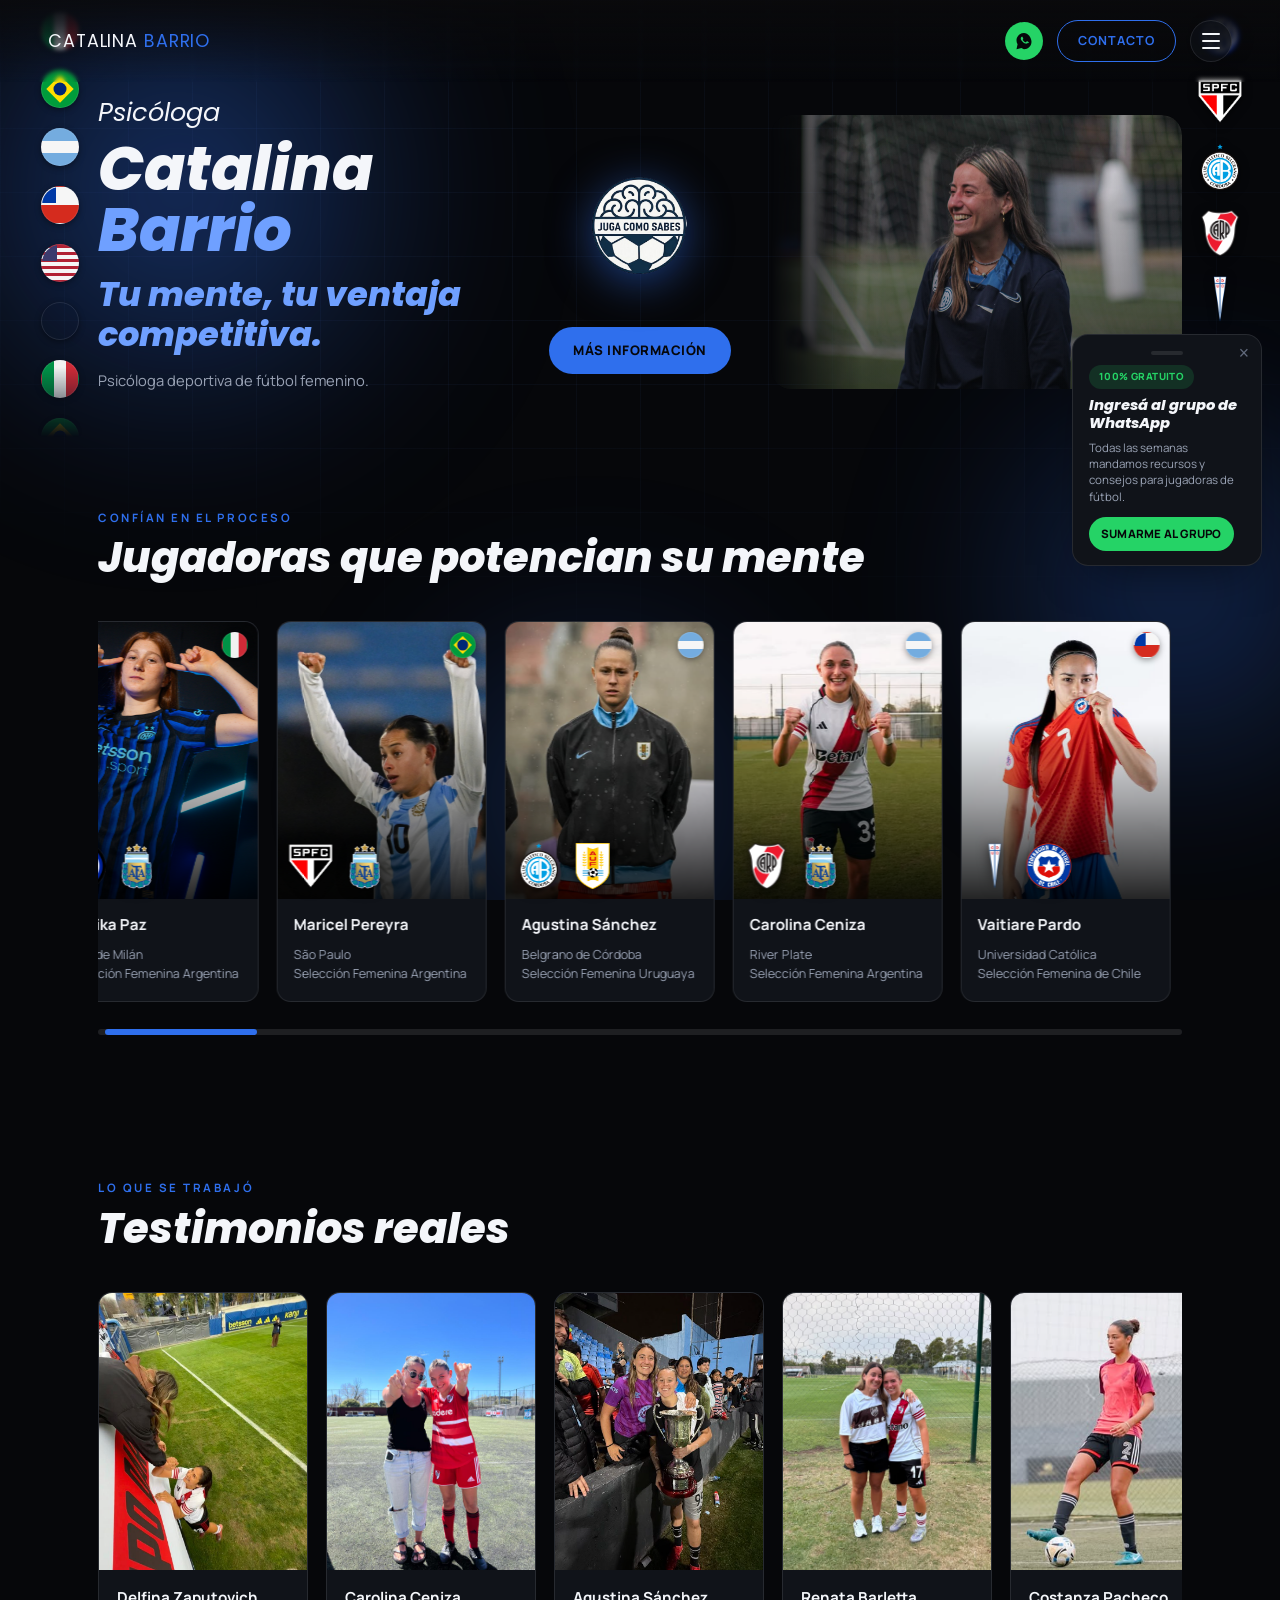
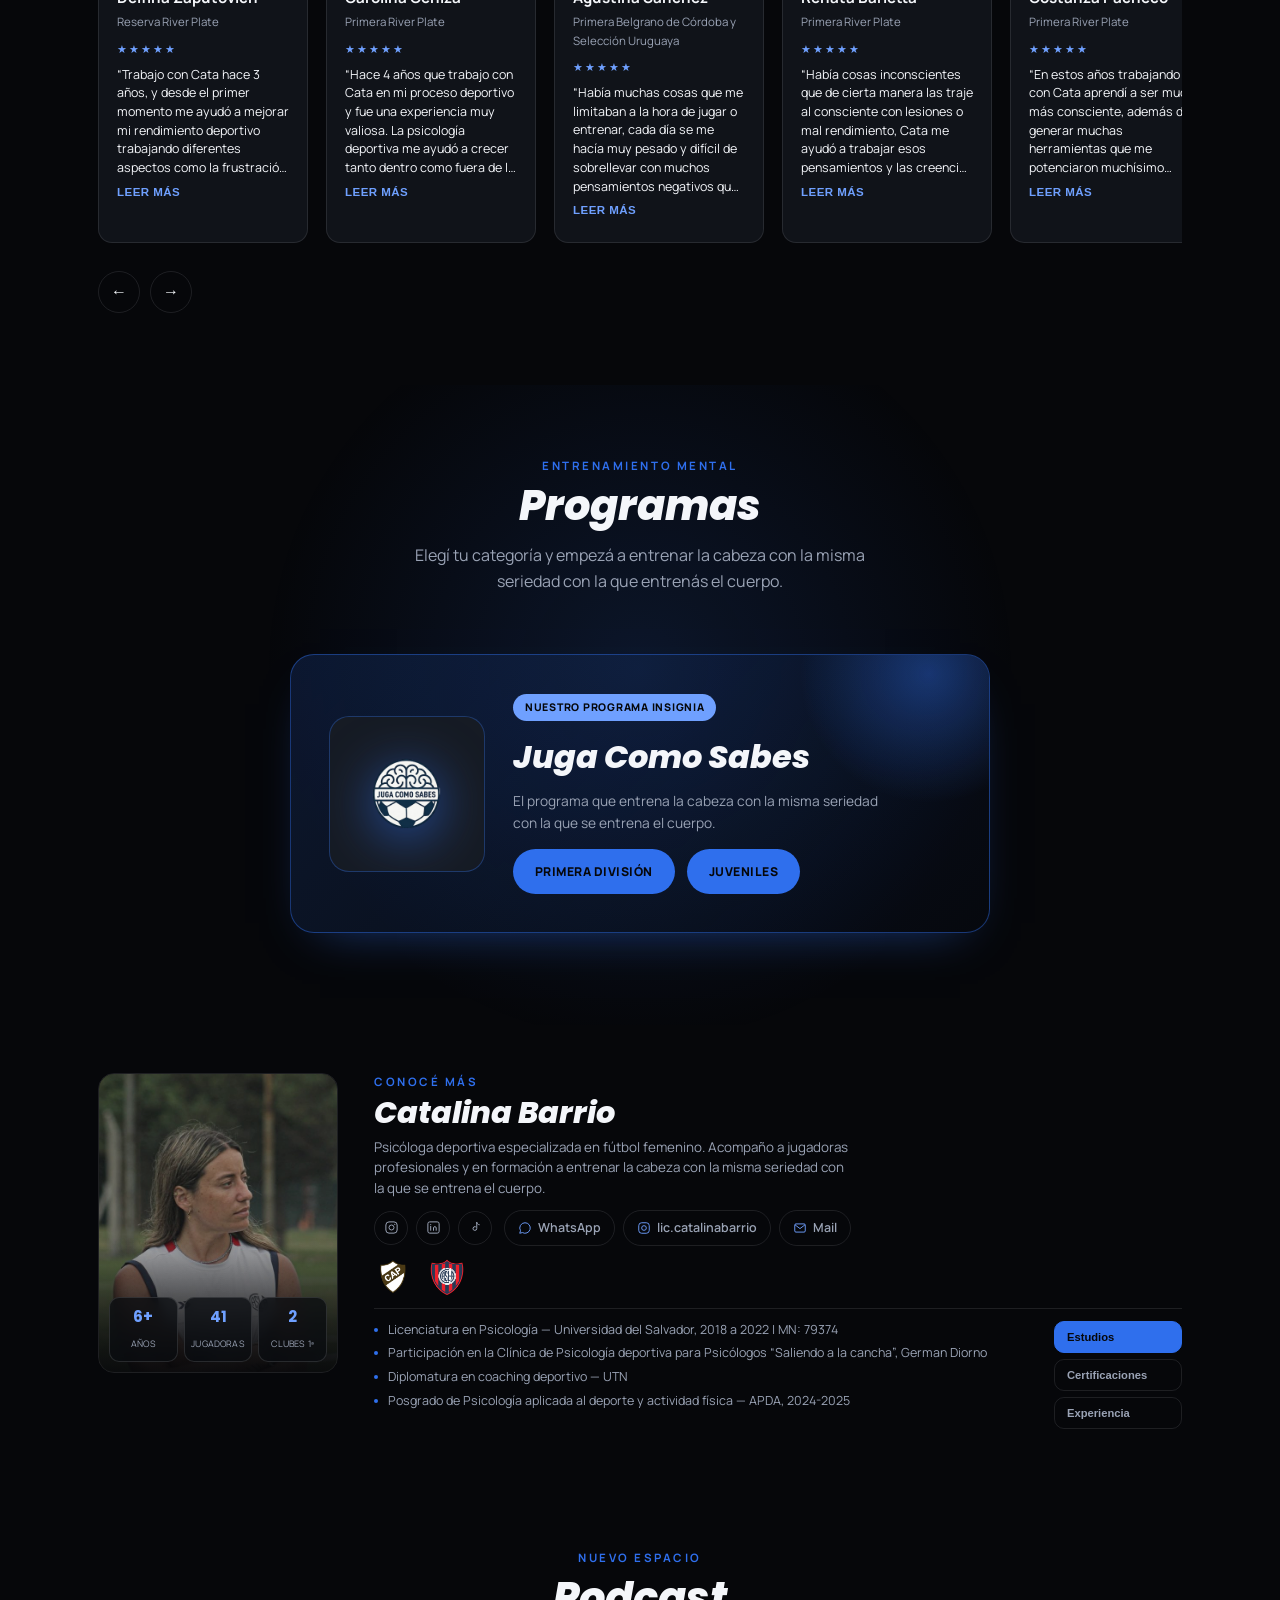
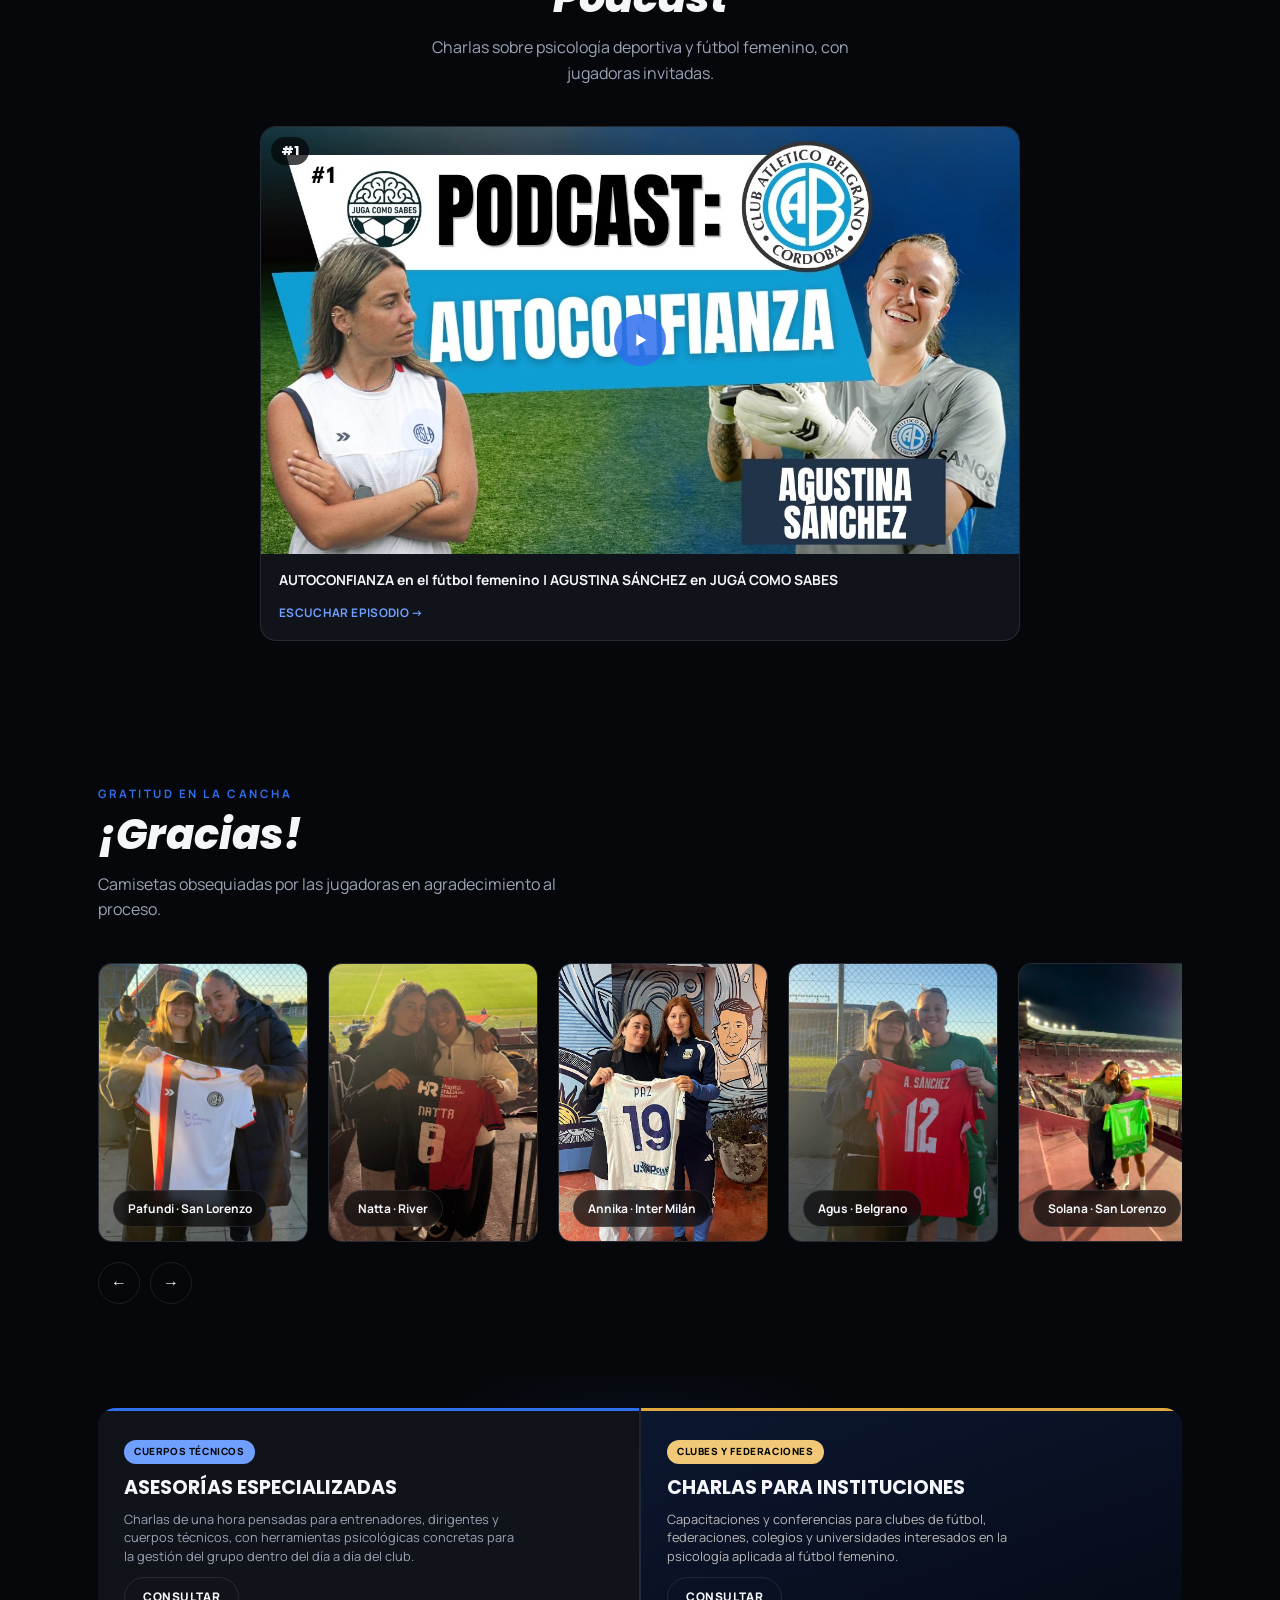
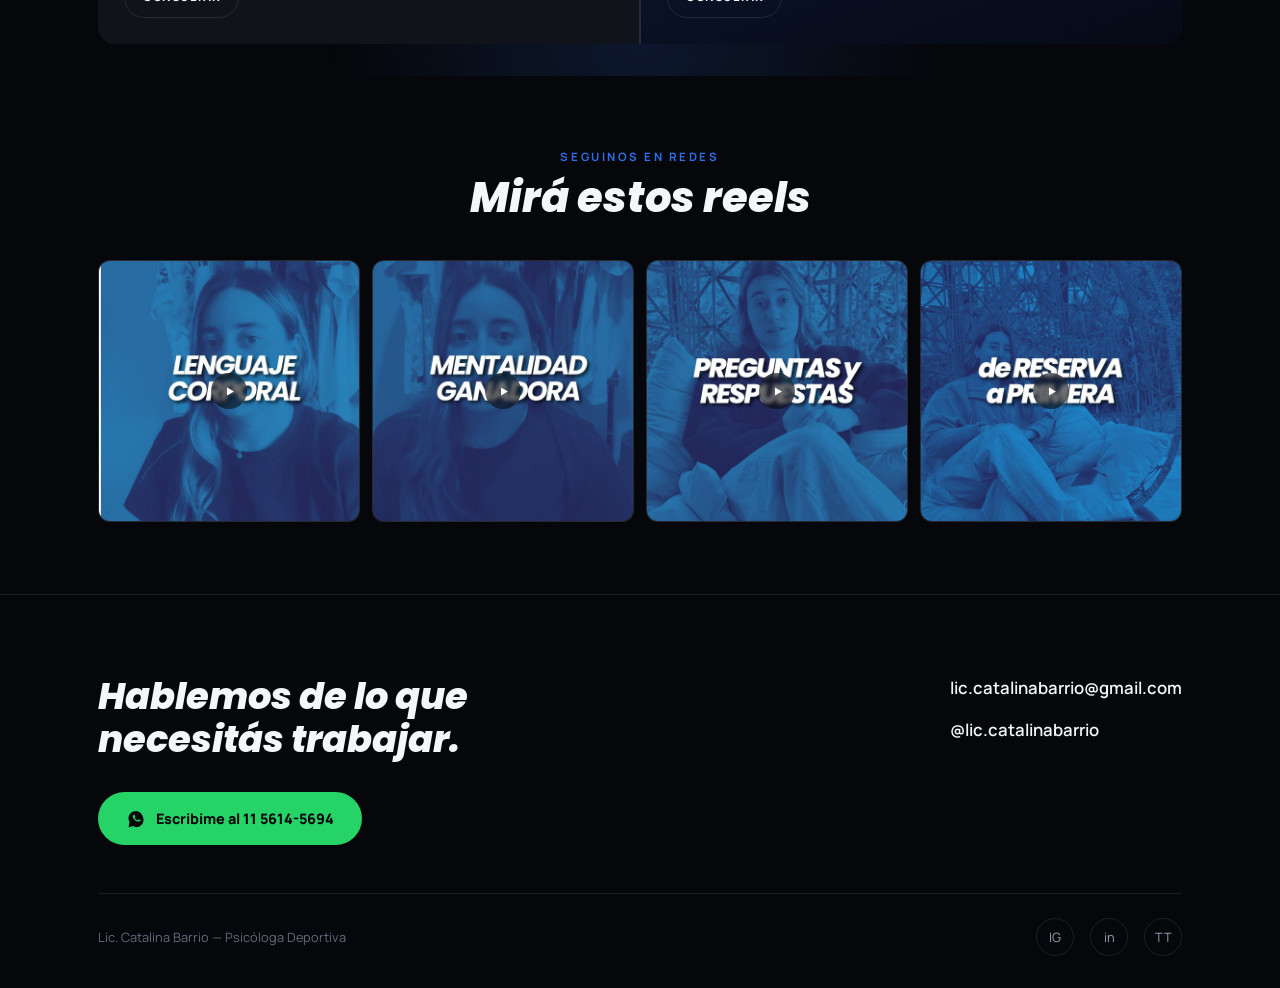
<file: index.html>
<!DOCTYPE html>
<html lang="es">
<head>
<meta charset="UTF-8">
<meta name="viewport" content="width=device-width, initial-scale=1.0">
<title>Lic. Catalina Barrio — Psicóloga Deportiva de Fútbol Femenino</title>
<meta name="description" content="Psicóloga deportiva especializada en fútbol femenino. Acompañamiento a jugadoras, cuerpos técnicos e instituciones.">
<link rel="stylesheet" href="style.css">
</head>
<body>

<div class="bg-fx">
  <div class="bg-fx__grid"></div>
  <div class="bg-fx__orb bg-fx__orb--1"></div>
  <div class="bg-fx__orb bg-fx__orb--2"></div>
  <div class="bg-fx__orb bg-fx__orb--3"></div>
</div>


<nav class="nav">
  <div class="nav__mark">Catalina <span>Barrio</span></div>
  <div class="nav__right">
    <a href="https://wa.me/541156145694" target="_blank" rel="noopener" class="nav__whatsapp" aria-label="WhatsApp">
      <svg viewBox="0 0 32 32" xmlns="http://www.w3.org/2000/svg" aria-hidden="true">
        <path fill="#06070a" d="M16 3C9.4 3 4 8.4 4 15c0 2.2.6 4.3 1.7 6.2L4 29l8-1.7C13.7 28.4 14.8 29 16 29c6.6 0 12-5.4 12-12S22.6 3 16 3zm6.4 15.7c-.3.7-1.5 1.3-2.1 1.4-.5.1-1.1.2-1.8-.1-.4-.1-.9-.3-1.6-.6-2.8-1.2-4.7-4.1-4.9-4.3-.1-.2-1.2-1.6-1.2-3s.7-2.1 1-2.4c.3-.3.6-.4.8-.4h.6c.2 0 .5-.1.7.5.2.6.8 2.1.9 2.3.1.1.2.3 0 .5-.1.1-.2.4-.3.5-.1.1-.3.4-.4.5-.1.1-.3.3-.1.6.2.3.8 1.4 1.8 2.3 1.2 1.1 2.3 1.4 2.6 1.6.3.1.5.1.7-.1.2-.2.8-1 1-1.3.2-.4.4-.3.7-.2.3.1 1.9.9 2.2 1.1.3.1.5.2.6.4.1.2.1.7-.2 1.4z"/>
      </svg>
    </a>
    <a href="#contacto" class="nav__cta">Contacto</a>
    <button class="nav__burger" id="menu-toggle" aria-label="Abrir menú" aria-expanded="false">
      <span></span><span></span><span></span>
    </button>
  </div>
</nav>

<div class="hero__mobile-strip" id="hero-mobile-strip"></div>

<div class="menu-overlay" id="menu-overlay">
  <ul class="menu-overlay__list">
    <li><a href="#jugadoras" class="menu-link">Jugadoras</a></li>
    <li><a href="#testimonios" class="menu-link">Testimonios</a></li>
    <li><a href="#programas" class="menu-link">Programas</a></li>
    <li><a href="#sobre-mi" class="menu-link">Sobre mí</a></li>
    <li><a href="#podcast" class="menu-link">Podcast</a></li>
    <li><a href="#camisetas" class="menu-link">Gratitud en la cancha</a></li>
    <li><a href="#asesorias" class="menu-link">Asesorías y charlas</a></li>
    <li><a href="#reels" class="menu-link">Redes</a></li>
    <li><a href="#contacto" class="menu-link">Contacto</a></li>
  </ul>
</div>

<!-- 1. HERO -->
<header class="hero">
  <div class="hero__shield" id="hero-shield"></div>
  <div class="hero__side-col hero__side-col--left" id="hero-flags"></div>
  <div class="hero__side-col hero__side-col--right" id="hero-shields"></div>
  <div class="container hero__grid">
    <div class="hero__content">
      <p class="hero__eyebrow">Psicóloga</p>
      <h1 class="hero__title">Catalina <span class="accent">Barrio</span></h1>
      <p class="hero__tagline">Tu mente, tu ventaja competitiva.</p>
      <p class="hero__sub">Psicóloga deportiva de fútbol femenino.</p>
    </div>
    <div class="hero__jcs-seal">
      <img src="jugacomosabes.png" alt="Juga Como Sabes" class="hero__jcs-seal-img">
      <a href="#programas" class="hero__jcs-seal-btn">Más información</a>
    </div>
    <div class="hero__photo">
      <div class="hero__photo-frame">
        <img src="hero-cata-nueva.png" alt="Lic. Catalina Barrio">
      </div>
    </div>
  </div>
</header>

<!-- 2. CARRUSEL DE JUGADORAS -->
<section id="jugadoras">
  <div class="container">
    <div class="section-head reveal">
      <p class="eyebrow">Confían en el proceso</p>
      <h2 class="section-title">Jugadoras que potencian su mente</h2>
    </div>
    <div class="carousel-wrap reveal">
      <div class="carousel" id="carousel-jugadoras"></div>
      <div class="carousel-scrollbar" id="jugadoras-scrollbar">
        <div class="carousel-scrollbar__thumb" id="jugadoras-scrollbar-thumb"></div>
      </div>
    </div>
  </div>
</section>

<!-- WIDGET FLOTANTE: GRUPO DE WHATSAPP -->
<div class="wa-float" id="wa-float">
  <div class="wa-float__handle" id="wa-float-handle" aria-hidden="true"></div>
  <button class="wa-float__close" id="wa-float-close" aria-label="Cerrar">&times;</button>
  <a href="https://chat.whatsapp.com/FOeyBlNFhDw6Vjvd32xjdu" target="_blank" rel="noopener" class="wa-float__link">
    <span class="wa-float__badge">100% gratuito</span>
    <span class="wa-float__title">Ingresá al grupo de WhatsApp</span>
    <span class="wa-float__text">Todas las semanas mandamos recursos y consejos para jugadoras de fútbol.</span>
    <span class="wa-float__cta">Sumarme al grupo</span>
  </a>
</div>

<!-- 3. TESTIMONIOS -->
<section id="testimonios">
  <div class="container">
    <div class="section-head reveal">
      <p class="eyebrow">Lo que se trabajó</p>
      <h2 class="section-title">Testimonios reales</h2>
    </div>
    <div class="carousel-wrap reveal">
      <div class="testimonios-track" id="grid-testimonios"></div>
      <div class="carousel-nav">
        <button id="prev-testimonio" aria-label="Anterior">&#8592;</button>
        <button id="next-testimonio" aria-label="Siguiente">&#8594;</button>
      </div>
    </div>
  </div>
</section>

<!-- PROGRAMAS -->
<section id="programas">
  <div class="container">
    <div class="section-head reveal" style="text-align:center">
      <p class="eyebrow" style="display:block">Entrenamiento mental</p>
      <h2 class="section-title">Programas</h2>
      <p class="lede" style="margin:14px auto 0">Elegí tu categoría y empezá a entrenar la cabeza con la misma seriedad con la que entrenás el cuerpo.</p>
    </div>
    <div class="programas-spotlight reveal">
      <div id="row-programas"></div>
    </div>
  </div>
</section>

<!-- 4. SOBRE MÍ -->
<section id="sobre-mi">
  <div class="container">
    <div class="sobre-mi reveal">

      <div class="sm-photo">
        <img src="cataquiensoyy.webp.jpg" alt="Lic. Catalina Barrio">
        <div class="sm-photo__badges">
          <div class="sm-photo__badge"><b>6+</b><span>Años</span></div>
          <div class="sm-photo__badge"><b>41</b><span>Jugadoras</span></div>
          <div class="sm-photo__badge"><b>2</b><span>Clubes 1ª</span></div>
        </div>
      </div>

      <div class="sm-info">
        <p class="eyebrow">Conocé más</p>
        <h2 class="sm-info__title">Catalina Barrio</h2>
        <p class="sm-info__bio">Psicóloga deportiva especializada en fútbol femenino. Acompaño a jugadoras profesionales y en formación a entrenar la cabeza con la misma seriedad con la que se entrena el cuerpo.</p>

        <div class="sm-contact-combined">
          <div class="sm-social-row" id="sm-social"></div>
          <div class="sm-contact-row" id="sm-contacto"></div>
        </div>
        <div class="row-clubes-grandes" id="row-clubes-grandes"></div>

        <div class="sm-creds">
          <div class="sm-creds__panels">
            <div class="sm-panel active" id="panel-estudios">
              <ul class="sm-lista" id="sm-estudios"></ul>
            </div>
            <div class="sm-panel" id="panel-certificaciones">
              <ul class="sm-lista" id="sm-certificaciones"></ul>
            </div>
            <div class="sm-panel" id="panel-experiencia">
              <ul class="sm-lista" id="sm-experiencia"></ul>
            </div>
          </div>
          <div class="sm-tabs" id="sm-tabs">
            <button class="sm-tab active" data-tab="estudios">Estudios</button>
            <button class="sm-tab" data-tab="certificaciones">Certificaciones</button>
            <button class="sm-tab" data-tab="experiencia">Experiencia</button>
          </div>
        </div>
      </div>

    </div>
  </div>
</section>

<!-- PODCAST -->
<section id="podcast">
  <div class="container">
    <div class="section-head reveal" style="text-align:center">
      <p class="eyebrow" style="display:block">Nuevo espacio</p>
      <h2 class="section-title">Podcast</h2>
      <p class="lede" style="margin:14px auto 0">Charlas sobre psicología deportiva y fútbol femenino, con jugadoras invitadas.</p>
    </div>
    <div class="podcast-grid" id="podcast-grid"></div>
  </div>
</section>

<!-- 5. GALERÍA DE CAMISETAS -->
<section id="camisetas">
  <div class="container">
    <div class="section-head reveal">
      <p class="eyebrow">Gratitud en la cancha</p>
      <h2 class="section-title">¡Gracias!</h2>
      <p class="lede">Camisetas obsequiadas por las jugadoras en agradecimiento al proceso.</p>
    </div>
    <div class="carousel-wrap reveal">
      <div class="camisetas-track" id="track-camisetas"></div>
      <div class="carousel-nav">
        <button id="prev-camiseta" aria-label="Anterior">&#8592;</button>
        <button id="next-camiseta" aria-label="Siguiente">&#8594;</button>
      </div>
    </div>
  </div>
</section>

<!-- 6. PROGRAMAS -->
<!-- 7 y 8. ASESORÍAS + INSTITUCIONES -->
<section id="asesorias">
  <div class="container">
    <div class="panel-dual reveal">
      <div class="panel">
        <span class="tag-inline">Cuerpos técnicos</span>
        <h3>Asesorías especializadas</h3>
        <p>Charlas de una hora pensadas para entrenadores, dirigentes y cuerpos técnicos, con herramientas psicológicas concretas para la gestión del grupo dentro del día a día del club.</p>
        <a href="#contacto" class="btn btn--ghost">Consultar</a>
      </div>
      <div class="panel panel--navy">
        <span class="tag-inline">Clubes y federaciones</span>
        <h3>Charlas para instituciones</h3>
        <p>Capacitaciones y conferencias para clubes de fútbol, federaciones, colegios y universidades interesados en la psicología aplicada al fútbol femenino.</p>
        <a href="#contacto" class="btn btn--ghost">Consultar</a>
      </div>
    </div>
  </div>
</section>

<!-- SEGUINOS EN REDES -->
<section id="reels">
  <div class="container">
    <div class="section-head reveal" style="text-align:center">
      <p class="eyebrow" style="display:block">Seguinos en redes</p>
      <h2 class="section-title">Mirá estos reels</h2>
    </div>
    <div class="reels-grid" id="reels-grid"></div>
  </div>
</section>

<!-- 9. FOOTER / CONTACTO -->
<footer class="footer" id="contacto">
  <div class="container">
    <div class="footer__top">
      <h2 class="footer__title">Hablemos de lo que necesitás trabajar.</h2>
      <div class="footer__channels" id="footer-channels"></div>
    </div>
    <a href="https://wa.me/541156145694" target="_blank" rel="noopener" class="whatsapp-btn">
      <svg class="whatsapp-btn__icon" viewBox="0 0 32 32" xmlns="http://www.w3.org/2000/svg" aria-hidden="true">
        <path fill="#06070a" d="M16 3C9.4 3 4 8.4 4 15c0 2.2.6 4.3 1.7 6.2L4 29l8-1.7C13.7 28.4 14.8 29 16 29c6.6 0 12-5.4 12-12S22.6 3 16 3zm6.4 15.7c-.3.7-1.5 1.3-2.1 1.4-.5.1-1.1.2-1.8-.1-.4-.1-.9-.3-1.6-.6-2.8-1.2-4.7-4.1-4.9-4.3-.1-.2-1.2-1.6-1.2-3s.7-2.1 1-2.4c.3-.3.6-.4.8-.4h.6c.2 0 .5-.1.7.5.2.6.8 2.1.9 2.3.1.1.2.3 0 .5-.1.1-.2.4-.3.5-.1.1-.3.4-.4.5-.1.1-.3.3-.1.6.2.3.8 1.4 1.8 2.3 1.2 1.1 2.3 1.4 2.6 1.6.3.1.5.1.7-.1.2-.2.8-1 1-1.3.2-.4.4-.3.7-.2.3.1 1.9.9 2.2 1.1.3.1.5.2.6.4.1.2.1.7-.2 1.4z"/>
      </svg>
      Escribime al 11 5614-5694
    </a>
    <div class="footer__bottom">
      <span>Lic. Catalina Barrio — Psicóloga Deportiva</span>
      <div class="footer__social">
        <a href="https://www.instagram.com/lic.catalinabarrio/" aria-label="Instagram" target="_blank" rel="noopener">IG</a>
        <a href="https://linkedin.com/in/catalina-barrio-539531183/?skipRedirect=true" aria-label="LinkedIn" target="_blank" rel="noopener">in</a>
        <a href="https://www.tiktok.com/@lic.catalinabarrio" aria-label="TikTok" target="_blank" rel="noopener">TT</a>
      </div>
    </div>
  </div>
</footer>

<script src="data.js"></script>
<script src="main.js"></script>
</body>
</html>
</file>
<file: style.css>
/* ============================================================
   Lic. Catalina Barrio — Psicóloga Deportiva
   ============================================================ */

@import url('https://fonts.googleapis.com/css2?family=Poppins:ital,wght@0,400;0,600;1,400;1,600;1,800&family=Manrope:wght@400;500;600;700;800&display=swap');

:root {
  --bg: #06070a;
  --bg-panel: #101319;
  --bg-panel-2: #161b24;
  --blue: #2f6fed;
  --blue-bright: #6fa0ff;
  --navy: #0c1730;
  --navy-bright: #16234a;
  --ink: #f4f6fa;
  --ink-dim: #9aa3b5;
  --ink-faint: #626b7d;
  --line: rgba(244, 246, 250, 0.1);

  --display: 'Poppins', sans-serif;
  --accent-font: 'Poppins', sans-serif;
  --body: 'Manrope', sans-serif;
}

* { margin: 0; padding: 0; box-sizing: border-box; }

html { scroll-behavior: smooth; }

body {
  background: var(--bg);
  color: var(--ink);
  font-family: var(--body);
  line-height: 1.6;
  overflow-x: hidden;
}

/* -------------------- Fondo animado -------------------- */
.bg-fx {
  position: fixed;
  inset: 0;
  z-index: 0;
  overflow: hidden;
  pointer-events: none;
}
.bg-fx__orb {
  position: absolute;
  border-radius: 50%;
  filter: blur(90px);
  opacity: 0.35;
  background: radial-gradient(circle, var(--blue) 0%, transparent 70%);
}
.bg-fx__orb--1 { width: 560px; height: 560px; top: -10%; left: -8%; animation: drift1 22s ease-in-out infinite; opacity: 0.5; }
.bg-fx__orb--2 { width: 460px; height: 460px; top: 40%; right: -10%; animation: drift2 26s ease-in-out infinite; opacity: 0.42; }
.bg-fx__orb--3 { width: 420px; height: 420px; bottom: -12%; left: 30%; animation: drift3 24s ease-in-out infinite; opacity: 0.36; }
.bg-fx__grid {
  position: absolute;
  inset: 0;
  background-image:
    linear-gradient(rgba(111,160,255,0.045) 1px, transparent 1px),
    linear-gradient(90deg, rgba(111,160,255,0.045) 1px, transparent 1px);
  background-size: 64px 64px;
  mask-image: radial-gradient(ellipse 80% 60% at 50% 20%, #000 40%, transparent 90%);
}
@keyframes drift1 {
  0%, 100% { transform: translate(0, 0) scale(1); }
  50% { transform: translate(60px, 80px) scale(1.15); }
}
@keyframes drift2 {
  0%, 100% { transform: translate(0, 0) scale(1); }
  50% { transform: translate(-70px, -40px) scale(1.1); }
}
@keyframes drift3 {
  0%, 100% { transform: translate(0, 0) scale(1); }
  50% { transform: translate(40px, -60px) scale(1.08); }
}
@media (prefers-reduced-motion: reduce) {
  .bg-fx__orb { animation: none; }
}

.container, .nav, .hero, section, .footer { position: relative; z-index: 1; }

img { max-width: 100%; display: block; }

.container {
  max-width: 1180px;
  margin: 0 auto;
  padding: 0 clamp(20px, 5vw, 48px);
}

.eyebrow {
  font-family: var(--body);
  font-weight: 700;
  font-size: 0.72rem;
  letter-spacing: 0.22em;
  text-transform: uppercase;
  color: var(--blue);
}

.section-title {
  font-family: var(--display);
  font-style: italic;
  font-weight: 800;
  font-size: clamp(1.7rem, 4vw, 2.6rem);
  letter-spacing: 0;
  line-height: 1.1;
  margin-top: 8px;
}

section { position: relative; padding: clamp(40px, 6vw, 72px) 0; }

/* -------------------- Reveal on scroll -------------------- */
.reveal {
  opacity: 0;
  transform: translateY(28px);
  transition: opacity 0.8s ease, transform 0.8s ease;
}
.reveal.in-view { opacity: 1; transform: translateY(0); }

@media (prefers-reduced-motion: reduce) {
  .reveal { opacity: 1; transform: none; transition: none; }
  html { scroll-behavior: auto; }
}

/* -------------------- Nav -------------------- */
.nav {
  position: fixed;
  top: 0; left: 0; right: 0;
  z-index: 100;
  display: flex;
  align-items: center;
  justify-content: space-between;
  padding: 20px clamp(20px, 5vw, 48px);
  background: linear-gradient(to bottom, rgba(10,10,12,0.85), transparent);
  backdrop-filter: blur(2px);
}
.nav__mark {
  font-family: var(--display);
  font-size: 1.1rem;
  letter-spacing: 0.05em;
  color: var(--ink);
  text-transform: uppercase;
}
.nav__mark span { color: var(--blue); }
.nav__cta {
  border: 1px solid var(--blue);
  color: var(--blue);
  font-size: 0.78rem;
  font-weight: 700;
  letter-spacing: 0.08em;
  text-transform: uppercase;
  padding: 10px 20px;
  border-radius: 999px;
  text-decoration: none;
  transition: background 0.25s ease, color 0.25s ease;
}
.nav__cta:hover { background: var(--blue); color: var(--bg); }

.nav__right { display: flex; align-items: center; gap: 14px; }

.nav__whatsapp {
  width: 38px; height: 38px;
  border-radius: 50%;
  background: #25d366;
  display: flex; align-items: center; justify-content: center;
  transition: transform 0.25s ease, box-shadow 0.25s ease;
}
.nav__whatsapp svg { width: 20px; height: 20px; }
.nav__whatsapp:hover {
  transform: translateY(-2px);
  box-shadow: 0 10px 22px -10px rgba(37,211,102,0.6);
}

.nav__burger {
  width: 42px; height: 42px;
  border-radius: 50%;
  border: 1px solid var(--line);
  background: rgba(16,19,25,0.6);
  backdrop-filter: blur(6px);
  display: flex; flex-direction: column; align-items: center; justify-content: center;
  gap: 5px;
  cursor: pointer;
  transition: border-color 0.25s ease;
}
.nav__burger:hover { border-color: var(--blue); }
.nav__burger span {
  display: block;
  width: 18px; height: 2px;
  background: var(--ink);
  border-radius: 2px;
  transition: transform 0.3s ease, opacity 0.3s ease;
}
.nav__burger[aria-expanded="true"] span:nth-child(1) { transform: translateY(7px) rotate(45deg); }
.nav__burger[aria-expanded="true"] span:nth-child(2) { opacity: 0; }
.nav__burger[aria-expanded="true"] span:nth-child(3) { transform: translateY(-7px) rotate(-45deg); }

.menu-overlay {
  position: fixed;
  top: 76px;
  right: clamp(16px, 4vw, 32px);
  left: auto;
  z-index: 200;
  background: var(--bg-panel);
  border: 1px solid var(--line);
  border-radius: 14px;
  box-shadow: 0 20px 50px -20px rgba(0,0,0,0.6);
  padding: 14px 18px;
  opacity: 0;
  transform: translateY(-8px);
  pointer-events: none;
  transition: opacity 0.25s ease, transform 0.25s ease;
}
.menu-overlay.open { opacity: 1; transform: translateY(0); pointer-events: auto; }
.menu-overlay__list {
  list-style: none;
  text-align: left;
  display: flex;
  flex-direction: column;
  gap: 4px;
}
.menu-link {
  display: block;
  font-family: var(--body);
  font-weight: 600;
  font-size: 0.82rem;
  color: var(--ink-dim);
  text-decoration: none;
  padding: 6px 4px;
  transition: color 0.2s ease;
  opacity: 1;
}
.menu-link:hover { color: var(--blue-bright); opacity: 1; }

/* -------------------- Hero -------------------- */
.hero {
  min-height: 0;
  display: flex;
  align-items: center;
  position: relative;
  padding: clamp(72px, 9vw, 92px) 0 clamp(16px, 2vw, 24px);
  overflow: hidden;
}
.hero__shield {
  position: absolute;
  left: clamp(20px, 5vw, 48px);
  top: 90px;
  z-index: 2;
  width: 52px; height: 52px;
  border-radius: 50%;
  background: rgba(16,19,25,0.75);
  border: 1px solid var(--line);
  backdrop-filter: blur(6px);
  align-items: center; justify-content: center;
  overflow: hidden;
}
.hero__shield img { width: 100%; height: 100%; object-fit: contain; }

.hero__side-col {
  position: absolute;
  top: 0; bottom: 0;
  width: 76px;
  overflow: hidden;
  z-index: 1;
  pointer-events: none;
  -webkit-mask-image: linear-gradient(to bottom, transparent 0%, black 16%, black 84%, transparent 100%);
  mask-image: linear-gradient(to bottom, transparent 0%, black 16%, black 84%, transparent 100%);
}
.hero__side-col--left { left: clamp(6px, 2vw, 22px); }
.hero__side-col--right { right: clamp(6px, 2vw, 22px); }
.hero__side-track {
  display: flex;
  flex-direction: column;
  align-items: center;
  gap: 20px;
  padding: 12px 0;
  width: 100%;
}
.hero__side-col--left .hero__side-track { animation: heroScrollUp 24s linear infinite; }
.hero__side-col--right .hero__side-track { animation: heroScrollDown 28s linear infinite; }
@keyframes heroScrollUp { from { transform: translateY(0); } to { transform: translateY(-50%); } }
@keyframes heroScrollDown { from { transform: translateY(-50%); } to { transform: translateY(0); } }
@media (prefers-reduced-motion: reduce) {
  .hero__side-col--left .hero__side-track,
  .hero__side-col--right .hero__side-track { animation: none; }
}
.hero__flag-dot {
  width: 38px; height: 38px;
  border-radius: 50%;
  border: 1px solid var(--line);
  overflow: hidden;
  flex-shrink: 0;
  box-shadow: 0 2px 6px rgba(0,0,0,0.4);
  position: relative;
}
.hero__flag-dot.flag-it {
  background: linear-gradient(to right, #009246 0 33.3%, #f1f2f1 33.3% 66.6%, #ce2b37 66.6%);
}
.hero__flag-dot.flag-ar {
  background: linear-gradient(to bottom, #74acdf 0 33.3%, #f6f6f6 33.3% 66.6%, #74acdf 66.6%);
}
.hero__flag-dot.flag-br { background: #009c3b; }
.hero__flag-dot.flag-br::before {
  content: '';
  position: absolute; inset: 0;
  background: #ffdf00;
  clip-path: polygon(50% 12%, 88% 50%, 50% 88%, 12% 50%);
}
.hero__flag-dot.flag-br::after {
  content: '';
  position: absolute; top: 50%; left: 50%;
  width: 13px; height: 13px;
  transform: translate(-50%, -50%);
  border-radius: 50%;
  background: #002776;
}
.hero__flag-dot.flag-cl { background: linear-gradient(to bottom, #f6f6f6 0 50%, #d52b1e 50%); }
.hero__flag-dot.flag-cl::before {
  content: '';
  position: absolute; top: 0; left: 0;
  width: 14px; height: 16px;
  background: #0039a6;
}
.hero__flag-dot.flag-us {
  background: repeating-linear-gradient(to bottom, #b22234 0 3.5px, #f6f6f6 3.5px 7px);
}
.hero__flag-dot.flag-us::before {
  content: '';
  position: absolute; top: 0; left: 0;
  width: 15px; height: 16px;
  background: #3c3b6e;
}
.hero__shield-dot {
  width: 46px; height: 46px;
  display: flex; align-items: center; justify-content: center;
  flex-shrink: 0;
}
.hero__shield-dot img {
  width: 100%; height: 100%;
  object-fit: contain;
  filter: drop-shadow(0 2px 5px rgba(0,0,0,0.55));
}
@media (max-width: 640px) {
  .hero__side-col { display: none; }
}
.hero__mobile-strip {
  display: none;
}
.hero__mobile-track {
  position: relative;
  z-index: 1;
  display: flex;
  align-items: center;
  gap: 14px;
  width: max-content;
  animation: heroStripScroll 20s linear infinite;
}
.hero__mobile-track .hero__flag-dot {
  width: 26px; height: 26px;
}
.hero__mobile-track .hero__shield-dot {
  width: 32px; height: 32px;
}
@keyframes heroStripScroll {
  from { transform: translateX(0); }
  to { transform: translateX(-50%); }
}
@media (prefers-reduced-motion: reduce) {
  .hero__mobile-track { animation: none; }
}
@media (max-width: 640px) {
  .hero__mobile-strip {
    display: block;
    position: fixed;
    top: 74px;
    left: 0; right: 0;
    z-index: 90;
    padding: 8px 0;
    background: linear-gradient(to bottom, rgba(6,7,10,0.94), rgba(6,7,10,0.8));
    backdrop-filter: blur(3px);
  }
  .hero__mobile-mask {
    position: relative;
    z-index: 1;
    overflow: hidden;
    -webkit-mask-image: linear-gradient(to right, transparent 0%, black 8%, black 92%, transparent 100%);
    mask-image: linear-gradient(to right, transparent 0%, black 8%, black 92%, transparent 100%);
  }
  .hero {
    padding-top: calc(clamp(72px, 9vw, 92px) + 52px);
  }
}
.hero__grid {
  display: grid;
  grid-template-columns: 1fr auto 1fr;
  align-items: center;
  gap: clamp(16px, 3vw, 36px);
}
.hero__content { position: relative; z-index: 2; }
.hero__jcs-seal {
  display: flex;
  flex-direction: column;
  align-items: center;
  gap: 6px;
  z-index: 2;
}
.hero__jcs-seal-img {
  width: clamp(140px, 15vw, 190px);
  height: clamp(140px, 15vw, 190px);
  border-radius: 50%;
  object-fit: contain;
  filter: drop-shadow(0 8px 22px rgba(47,111,237,0.5));
  animation: jcsSealPulse 2.6s ease-in-out infinite;
}
.hero__jcs-seal-btn {
  display: inline-flex;
  align-items: center;
  justify-content: center;
  background: var(--blue);
  color: var(--bg);
  font-weight: 800;
  font-size: 0.82rem;
  letter-spacing: 0.04em;
  text-transform: uppercase;
  text-decoration: none;
  border-radius: 999px;
  padding: 13px 24px;
  white-space: nowrap;
  transition: transform 0.25s ease, box-shadow 0.25s ease;
}
.hero__jcs-seal-btn:hover {
  transform: translateY(-2px);
  box-shadow: 0 12px 26px -12px rgba(47,111,237,0.5);
}
@keyframes jcsSealPulse {
  0%, 100% { transform: scale(1); }
  50% { transform: scale(1.06); }
}
@media (prefers-reduced-motion: reduce) {
  .hero__jcs-seal-img { animation: none; }
}
@media (max-width: 860px) {
  .hero__jcs-seal { margin: 6px auto 18px; }
}
.hero__eyebrow {
  font-family: var(--accent-font);
  font-style: italic;
  font-size: clamp(1.15rem, 2.4vw, 1.6rem);
  color: var(--ink);
  font-weight: 400;
}
.hero__title {
  font-family: var(--display);
  font-style: italic;
  font-weight: 800;
  font-size: clamp(2.2rem, 5.6vw, 3.8rem);
  line-height: 1;
  color: var(--ink);
  margin: 6px 0 14px;
}
.hero__title .accent { color: var(--blue-bright); }
.hero__tagline {
  font-family: var(--display);
  font-style: italic;
  font-weight: 800;
  font-size: clamp(1.4rem, 3.2vw, 2.1rem);
  color: var(--blue-bright);
  line-height: 1.2;
  max-width: 520px;
  margin-bottom: 14px;
}
.hero__sub {
  max-width: 420px;
  color: var(--ink-dim);
  font-size: clamp(0.82rem, 1.15vw, 0.92rem);
  margin-bottom: 20px;
}
.hero__photo {
  position: relative;
  aspect-ratio: 3/2;
  max-height: 48vh;
  width: 100%;
  margin-left: auto;
}
.hero__photo-frame {
  width: 100%; height: 100%;
  border-radius: 20px;
  overflow: hidden;
  position: relative;
  mask-image: linear-gradient(to left, black 78%, transparent 100%);
  -webkit-mask-image: linear-gradient(to left, black 78%, transparent 100%);
}
.hero__photo-frame img {
  width: 100%; height: 100%;
  object-fit: cover;
  transform: scaleX(-1);
}
.hero__photo-frame::after {
  content: '';
  position: absolute; inset: 0;
  background: linear-gradient(180deg, rgba(6,7,10,0.05) 0%, rgba(6,7,10,0.55) 100%);
}
.hero__photo-cta {
  position: absolute;
  left: 50%; bottom: -18px;
  transform: translateX(-50%);
  white-space: nowrap;
  padding: 13px 22px;
  font-size: 0.72rem;
  z-index: 3;
}
.btn.hero__photo-cta:hover {
  transform: translateX(-50%);
  box-shadow: none;
}
.btn {
  display: inline-flex;
  align-items: center;
  gap: 10px;
  background: var(--blue);
  color: var(--bg);
  font-weight: 800;
  font-size: 0.85rem;
  letter-spacing: 0.05em;
  text-transform: uppercase;
  padding: 16px 30px;
  border-radius: 999px;
  text-decoration: none;
  border: none;
  cursor: pointer;
  transition: transform 0.25s ease, box-shadow 0.25s ease;
  box-shadow: 0 0 0 rgba(212,175,55,0);
}
.btn:hover { transform: translateY(-2px); box-shadow: 0 10px 30px -8px rgba(212,175,55,0.55); }
.btn--ghost {
  background: transparent;
  border: 1px solid var(--line);
  color: var(--ink);
}
.btn--ghost:hover { border-color: var(--blue); box-shadow: none; transform: none; color: var(--blue); }

/* -------------------- Section heads -------------------- */
.section-head { margin-bottom: clamp(24px, 4vw, 40px); }
.section-head--split {
  display: flex;
  justify-content: space-between;
  align-items: flex-end;
  gap: 24px;
  flex-wrap: wrap;
}
.section-head p.lede { color: var(--ink-dim); max-width: 460px; margin-top: 14px; }

/* -------------------- Carrusel jugadoras -------------------- */
.carousel-wrap { position: relative; }
.carousel {
  overflow: hidden;
  padding-bottom: 8px;
}
.carousel__track {
  display: flex;
  gap: 18px;
  width: max-content;
  will-change: transform;
}

.card-jugadora {
  scroll-snap-align: start;
  flex: 0 0 auto;
  width: 210px;
  background: var(--bg-panel);
  border: 1px solid var(--line);
  border-radius: 14px;
  overflow: hidden;
  transition: transform 0.3s ease, border-color 0.3s ease;
}
.card-jugadora:hover { transform: translateY(-6px); border-color: var(--blue); }
.card-jugadora__photo {
  aspect-ratio: 3/4;
  background: linear-gradient(160deg, var(--bg-panel-2), #0f0d10);
  display: flex; align-items: center; justify-content: center;
  position: relative;
}
.card-jugadora__photo::after {
  content: '';
  position: absolute; inset: 0;
  background: linear-gradient(to top, rgba(0,0,0,0.85) 0%, rgba(0,0,0,0.35) 35%, transparent 65%);
  pointer-events: none;
  z-index: 1;
}
.card-jugadora__flag, .card-jugadora__shields { z-index: 2; }
.card-jugadora__photo img { width: 100%; height: 100%; object-fit: cover; }
.card-jugadora__initials {
  font-family: var(--display);
  font-size: 2.6rem;
  color: var(--ink-faint);
}
.card-jugadora__flag {
  position: absolute; top: 10px; right: 10px;
  width: 26px; height: 26px; border-radius: 50%;
  background: var(--bg-panel-2);
  border: 1px solid var(--line);
  overflow: hidden;
  box-shadow: 0 2px 6px rgba(0,0,0,0.4);
}
.card-jugadora__flag.flag-it {
  background: linear-gradient(to right, #009246 0 33.3%, #f1f2f1 33.3% 66.6%, #ce2b37 66.6%);
}
.card-jugadora__flag.flag-ar {
  background: linear-gradient(to bottom, #74acdf 0 33.3%, #f6f6f6 33.3% 66.6%, #74acdf 66.6%);
}
.card-jugadora__flag.flag-br {
  background: #009c3b;
  position: absolute;
}
.card-jugadora__flag.flag-br::before {
  content: '';
  position: absolute; inset: 0;
  background: #ffdf00;
  clip-path: polygon(50% 12%, 88% 50%, 50% 88%, 12% 50%);
}
.card-jugadora__flag.flag-br::after {
  content: '';
  position: absolute; top: 50%; left: 50%;
  width: 11px; height: 11px;
  transform: translate(-50%, -50%);
  border-radius: 50%;
  background: #002776;
}
.card-jugadora__flag.flag-cl {
  background: linear-gradient(to bottom, #f6f6f6 0 50%, #d52b1e 50%);
  position: absolute;
}
.card-jugadora__flag.flag-cl::before {
  content: '';
  position: absolute; top: 0; left: 0;
  width: 11px; height: 13px;
  background: #0039a6;
}
.card-jugadora__flag.flag-es {
  background: linear-gradient(to bottom, #AA151B 0 25%, #F1BF00 25% 75%, #AA151B 75%);
  position: absolute;
}
.card-jugadora__flag.flag-us {
  background: repeating-linear-gradient(
    to bottom,
    #b22234 0 2.9px,
    #f6f6f6 2.9px 5.8px
  );
  position: absolute;
}
.card-jugadora__flag.flag-us::before {
  content: '';
  position: absolute; top: 0; left: 0;
  width: 12px; height: 13px;
  background: #3c3b6e;
}
.card-jugadora__shields {
  position: absolute; bottom: 10px; left: 10px;
  display: flex; gap: 8px;
}
.card-jugadora__photo .card-jugadora__shield-img {
  width: 46px; height: 46px;
  object-fit: contain;
  filter: drop-shadow(0 2px 6px rgba(0,0,0,0.65));
}
.card-jugadora__body { padding: 14px 16px 18px; }
.card-jugadora__name { font-weight: 700; font-size: 0.95rem; }
.card-jugadora__posicion {
  margin-top: 3px; color: var(--blue-bright); font-size: 0.72rem;
  text-transform: uppercase; letter-spacing: 0.05em; font-weight: 700;
}
.card-jugadora__afiliaciones {
  margin-top: 8px;
  display: flex; flex-direction: column; gap: 2px;
}
.card-jugadora__afiliaciones div {
  color: var(--ink-dim); font-size: 0.78rem; line-height: 1.4;
}
.carousel-nav {
  display: flex; gap: 10px; margin-top: 20px;
}
.carousel-nav button {
  width: 42px; height: 42px; border-radius: 50%;
  border: 1px solid var(--line);
  background: transparent; color: var(--ink);
  cursor: pointer; font-size: 1rem;
  transition: border-color 0.25s ease, color 0.25s ease;
}
.carousel-nav button:hover { border-color: var(--blue); color: var(--blue); }
.carousel-scrollbar {
  position: relative;
  height: 6px;
  margin-top: 20px;
  background: var(--line);
  border-radius: 999px;
  cursor: pointer;
  touch-action: none;
}
.carousel-scrollbar__thumb {
  position: absolute;
  top: 0;
  height: 100%;
  min-width: 40px;
  background: var(--blue);
  border-radius: 999px;
  cursor: grab;
  touch-action: none;
}
.carousel-scrollbar__thumb.is-dragging { cursor: grabbing; }
.card-jugadora--cta {
  scroll-snap-align: start;
  flex: 0 0 auto;
  width: 210px;
  aspect-ratio: 3/5.1;
  border-radius: 14px;
  border: 1px dashed var(--line);
  background: linear-gradient(160deg, var(--navy), var(--bg-panel));
  display: flex; align-items: center; justify-content: center;
  text-align: center;
  padding: 24px;
  text-decoration: none;
  transition: border-color 0.3s ease, transform 0.3s ease;
}
.card-jugadora--cta:hover { border-color: var(--blue); transform: translateY(-6px); }
.card-jugadora--cta__texto {
  font-family: var(--display);
  font-style: italic;
  font-weight: 800;
  font-size: 1.3rem;
  color: var(--ink);
  line-height: 1.25;
}

/* -------------------- Testimonios -------------------- */
.testimonios-track {
  display: flex;
  gap: 18px;
  overflow-x: auto;
  scroll-snap-type: x mandatory;
  padding-bottom: 8px;
  scrollbar-width: none;
}
.testimonios-track::-webkit-scrollbar { display: none; }
.card-testimonio {
  scroll-snap-align: start;
  flex: 0 0 auto;
  width: min(210px, 78vw);
  background: var(--bg-panel);
  border: 1px solid var(--line);
  border-radius: 14px;
  overflow: hidden;
  transition: border-color 0.3s ease, transform 0.3s ease;
}
.card-testimonio:hover { border-color: var(--blue); transform: translateY(-4px); }
.card-testimonio__photo {
  aspect-ratio: 3/4;
  background: linear-gradient(160deg, var(--bg-panel-2), #0f0d10);
  display: flex; align-items: center; justify-content: center;
}
.card-testimonio__photo img { width: 100%; height: 100%; object-fit: cover; }
.card-testimonio__initials {
  font-family: var(--display);
  font-style: italic;
  font-weight: 800;
  font-size: 2.4rem;
  color: var(--ink-faint);
}
.card-testimonio__body { padding: 16px 18px 20px; }
.card-testimonio__name { font-weight: 700; font-size: 0.95rem; }
.card-testimonio__club {
  color: var(--ink-dim);
  font-size: 0.72rem;
  margin-top: 3px;
  margin-bottom: 8px;
}
.stars { color: var(--blue-bright); letter-spacing: 2px; font-size: 0.7rem; margin-bottom: 8px; display: block; }
.card-testimonio p {
  font-family: var(--body);
  font-style: normal;
  font-size: 0.78rem;
  color: var(--ink);
  line-height: 1.5;
  display: -webkit-box;
  -webkit-line-clamp: 6;
  -webkit-box-orient: vertical;
  overflow: hidden;
}
.card-testimonio p.expanded {
  -webkit-line-clamp: unset;
  overflow: visible;
}
.leer-mas {
  margin-top: 8px;
  background: none;
  border: none;
  padding: 0;
  color: var(--blue-bright);
  font-size: 0.72rem;
  font-weight: 700;
  text-transform: uppercase;
  letter-spacing: 0.04em;
  cursor: pointer;
}
.leer-mas:hover { color: var(--ink); }

/* -------------------- Sobre mí -------------------- */
#sobre-mi { padding: clamp(28px, 4vw, 48px) 0; }
.sobre-mi {
  display: grid;
  grid-template-columns: 240px 1fr;
  gap: clamp(20px, 3vw, 36px);
  align-items: start;
}

.sm-photo {
  position: sticky;
  top: 100px;
  border-radius: 16px;
  overflow: hidden;
  border: 1px solid var(--line);
  aspect-ratio: 4/5;
  max-width: 240px;
}
.sm-photo img {
  width: 100%; height: 100%; object-fit: cover;
  filter: brightness(0.85) saturate(0.9);
}
.sm-photo::after {
  content: '';
  position: absolute; inset: 0;
  background: linear-gradient(180deg, rgba(6,7,10,0) 55%, rgba(6,7,10,0.85) 100%);
}
.sm-photo__badges {
  position: absolute;
  left: 10px; right: 10px; bottom: 10px;
  display: flex;
  gap: 6px;
  z-index: 2;
}
.sm-photo__badge {
  flex: 1;
  background: rgba(10,12,16,0.75);
  backdrop-filter: blur(6px);
  border: 1px solid rgba(255,255,255,0.12);
  border-radius: 10px;
  padding: 7px 4px;
  text-align: center;
}
.sm-photo__badge b {
  display: block;
  font-family: var(--display);
  font-size: 0.95rem;
  color: var(--blue-bright);
}
.sm-photo__badge span {
  font-size: 0.56rem;
  color: var(--ink-dim);
  text-transform: uppercase;
  letter-spacing: 0.02em;
}

.sm-info__title {
  font-family: var(--display);
  font-style: italic;
  font-weight: 800;
  font-size: clamp(1.4rem, 3vw, 1.9rem);
  line-height: 1.1;
  color: var(--ink);
  margin: 4px 0 8px;
}
.sm-info__bio {
  color: var(--ink-dim);
  font-size: 0.84rem;
  line-height: 1.5;
  max-width: 480px;
  margin-bottom: 12px;
}

.sm-contact-combined {
  display: flex;
  align-items: center;
  flex-wrap: wrap;
  gap: 12px;
  margin-bottom: 12px;
}
.sm-social-row {
  display: flex;
  gap: 8px;
  margin-bottom: 0;
}
.sm-social-icon {
  width: 34px; height: 34px;
  border-radius: 50%;
  border: 1px solid var(--line);
  display: flex; align-items: center; justify-content: center;
  color: var(--ink-dim);
  transition: border-color 0.2s ease, color 0.2s ease, transform 0.2s ease;
}
.sm-social-icon svg { width: 15px; height: 15px; }
.sm-social-icon:hover { border-color: var(--blue); color: var(--blue-bright); transform: translateY(-2px); }

.sm-contact-row {
  display: flex;
  flex-wrap: wrap;
  gap: 8px;
  margin-bottom: 0;
}
.sm-chip {
  display: inline-flex;
  align-items: center;
  gap: 6px;
  padding: 7px 13px;
  border-radius: 999px;
  border: 1px solid var(--line);
  color: var(--ink-dim);
  font-size: 0.78rem;
  font-weight: 600;
  text-decoration: none;
  transition: border-color 0.2s ease, color 0.2s ease, transform 0.2s ease;
}
.sm-chip__icon { width: 14px; height: 14px; color: var(--blue-bright); flex-shrink: 0; }
.sm-chip:hover { border-color: var(--blue); color: var(--ink); transform: translateY(-2px); }

.row-clubes-grandes {
  display: flex;
  gap: 16px;
  align-items: center;
  flex-wrap: wrap;
  margin-bottom: 12px;
  padding-bottom: 12px;
  border-bottom: 1px solid var(--line);
}
.club-grande {
  width: 38px; height: 38px;
  display: flex; align-items: center; justify-content: center;
  transition: transform 0.25s ease;
}
.club-grande:hover { transform: scale(1.08); }
.club-grande img { width: 100%; height: 100%; object-fit: contain; }

.sm-creds {
  display: flex;
  gap: 16px;
  align-items: flex-start;
}
.sm-creds__panels {
  flex: 1;
  min-width: 0;
}
.sm-tabs {
  position: relative;
  z-index: 5;
  display: flex;
  flex-direction: column;
  gap: 6px;
  width: 128px;
  flex-shrink: 0;
}
.sm-tab {
  position: relative;
  z-index: 5;
  text-align: left;
  background: none;
  border: 1px solid var(--line);
  border-radius: 10px;
  padding: 9px 12px;
  color: var(--ink-dim);
  font-size: 0.7rem;
  font-weight: 700;
  cursor: pointer;
  touch-action: manipulation;
  transition: border-color 0.2s ease, color 0.2s ease, background 0.2s ease;
}
.sm-tab:hover { color: var(--ink); }
.sm-tab.active {
  background: var(--blue);
  border-color: var(--blue);
  color: var(--bg);
}
.sm-panel { display: none; position: relative; z-index: 4; pointer-events: auto; }
.sm-panel.active { display: block; }
@media (max-width: 640px) {
  .sm-creds { flex-direction: column-reverse; }
  .sm-tabs { flex-direction: row; flex-wrap: wrap; width: 100%; }
}
.sm-lista {
  list-style: none;
  color: var(--ink-dim);
  font-size: 0.78rem;
  line-height: 1.42;
}
.sm-lista li {
  position: relative;
  padding-left: 14px;
  margin-bottom: 6px;
  transition: color 0.2s ease;
}
.sm-lista li:hover { color: var(--ink); }
.sm-lista li::before {
  content: '';
  position: absolute; left: 0; top: 7px;
  width: 4px; height: 4px;
  border-radius: 50%;
  background: var(--blue);
}

/* -------------------- Camisetas -------------------- */
.camisetas-track {
  display: flex;
  gap: 20px;
  overflow-x: auto;
  scroll-snap-type: x mandatory;
  scrollbar-width: none;
}
.camisetas-track::-webkit-scrollbar { display: none; }
.card-camiseta {
  scroll-snap-align: start;
  flex: 0 0 auto;
  width: 210px;
  border-radius: 14px;
  overflow: hidden;
  border: 1px solid var(--line);
  background: var(--bg-panel);
  position: relative;
}
.card-camiseta img { aspect-ratio: 3/4; object-fit: cover; }
.card-camiseta__tag {
  position: absolute; left: 14px; bottom: 14px;
  background: rgba(10,10,12,0.72);
  backdrop-filter: blur(4px);
  padding: 8px 14px;
  border-radius: 999px;
  font-size: 0.75rem;
  font-weight: 700;
  border: 1px solid var(--line);
}
.card-camiseta--vacia {
  aspect-ratio: 3/4;
  border-style: dashed;
  display: flex;
  flex-direction: column;
  align-items: center;
  justify-content: center;
  gap: 8px;
  background: var(--bg-panel-2);
}
.card-camiseta__plus {
  width: 40px; height: 40px; border-radius: 50%;
  border: 1px dashed var(--line);
  display: flex; align-items: center; justify-content: center;
  font-size: 1.3rem; color: var(--ink-faint);
}
.card-camiseta__label {
  font-size: 0.72rem; color: var(--ink-faint);
  text-transform: uppercase; letter-spacing: 0.05em;
}

/* -------------------- Reels (Seguinos en redes) -------------------- */
.reels-grid {
  display: grid;
  grid-template-columns: repeat(auto-fit, minmax(120px, 1fr));
  gap: 12px;
}
.reel-card {
  position: relative;
  display: block;
  aspect-ratio: 1/1;
  overflow: hidden;
  border-radius: 12px;
  border: 1px solid var(--line);
  background: var(--bg-panel);
  transition: transform 0.3s ease;
}
.reel-card:hover { transform: translateY(-4px); }
.reel-card img {
  width: 100%;
  height: 100%;
  object-fit: cover;
  display: block;
}
.reel-card__play {
  position: absolute;
  top: 50%; left: 50%;
  transform: translate(-50%, -50%);
  width: 36px; height: 36px;
  border-radius: 50%;
  background: rgba(6,7,10,0.55);
  backdrop-filter: blur(2px);
  display: flex;
  align-items: center;
  justify-content: center;
  color: #fff;
  pointer-events: none;
}
.reel-card__play svg { width: 15px; height: 15px; }
.reel-card__icon {
  position: absolute;
  inset: 0;
  display: flex;
  align-items: center;
  justify-content: center;
  color: var(--ink-faint);
}
.reel-card__icon svg { width: 26px; height: 26px; }

/* -------------------- Podcast -------------------- */
.podcast-grid {
  display: grid;
  grid-template-columns: repeat(auto-fit, minmax(280px, 1fr));
  gap: 20px;
  max-width: 760px;
  margin: 0 auto;
}
.podcast-card {
  display: block;
  background: var(--bg-panel);
  border: 1px solid var(--line);
  border-radius: 16px;
  overflow: hidden;
  text-decoration: none;
  transition: border-color 0.3s ease, transform 0.3s ease;
}
.podcast-card:hover { border-color: var(--blue); transform: translateY(-4px); }
.podcast-card__thumb {
  position: relative;
  aspect-ratio: 16/9;
  background: var(--bg-panel-2);
}
.podcast-card__thumb img { width: 100%; height: 100%; object-fit: cover; display: block; }
.podcast-card__play {
  position: absolute;
  top: 50%; left: 50%;
  transform: translate(-50%, -50%);
  width: 52px; height: 52px;
  border-radius: 50%;
  background: rgba(47,111,237,0.85);
  display: flex; align-items: center; justify-content: center;
  color: #fff;
}
.podcast-card__play svg { width: 22px; height: 22px; }
.podcast-card__num {
  position: absolute;
  top: 10px; left: 10px;
  background: rgba(6,7,10,0.75);
  color: var(--ink);
  font-family: var(--display);
  font-weight: 800;
  font-size: 0.78rem;
  padding: 4px 10px;
  border-radius: 999px;
}
.podcast-card__body { padding: 16px 18px; }
.podcast-card__title {
  font-weight: 700;
  font-size: 0.86rem;
  line-height: 1.4;
  color: var(--ink);
  margin-bottom: 10px;
}
.podcast-card__cta {
  font-size: 0.74rem;
  font-weight: 700;
  color: var(--blue-bright);
  text-transform: uppercase;
  letter-spacing: 0.03em;
}
/* -------------------- Programa (Juga Como Sabes) -------------------- */
.programa-jcs {
  position: relative;
  display: flex;
  align-items: center;
  text-align: left;
  gap: 28px;
  max-width: 700px;
  margin: 0 auto;
  overflow: hidden;
  background: linear-gradient(135deg, rgba(47,111,237,0.16), rgba(47,111,237,0.02));
  border: 1px solid rgba(47,111,237,0.45);
  border-radius: 24px;
  padding: clamp(26px, 4vw, 38px);
  box-shadow: 0 20px 50px -30px rgba(47,111,237,0.6);
}
.programa-jcs::before {
  content: '';
  position: absolute;
  top: -40%; right: -10%;
  width: 260px; height: 260px;
  background: radial-gradient(circle, rgba(47,111,237,0.4) 0%, transparent 70%);
  pointer-events: none;
}
.programa-jcs__logo-wrap {
  position: relative;
  z-index: 1;
  width: 156px;
  height: 156px;
  flex-shrink: 0;
  border-radius: 20px;
  background: var(--bg-panel-2);
  border: 1px solid rgba(47,111,237,0.35);
  display: flex;
  align-items: center;
  justify-content: center;
  overflow: hidden;
}
.programa-jcs__logo {
  width: 88%;
  height: 88%;
  object-fit: contain;
  filter: drop-shadow(0 10px 26px rgba(47,111,237,0.6));
  animation: jcsProgramaFloat 3.2s ease-in-out infinite;
}
.programa-jcs__body { position: relative; z-index: 1; }
.programa-jcs__tag {
  display: inline-block;
  font-size: 0.66rem;
  font-weight: 800;
  letter-spacing: 0.07em;
  text-transform: uppercase;
  color: var(--bg);
  background: var(--blue-bright);
  padding: 5px 12px;
  border-radius: 999px;
  margin-bottom: 10px;
}
.programa-jcs__nombre {
  font-family: var(--display);
  font-style: italic;
  font-weight: 800;
  font-size: clamp(1.5rem, 3.2vw, 2rem);
  color: var(--ink);
  margin-bottom: 8px;
}
.programa-jcs__desc {
  color: var(--ink-dim);
  font-size: 0.86rem;
  line-height: 1.55;
  margin-bottom: 16px;
  max-width: 380px;
}
.programa-jcs__botones {
  display: flex;
  gap: 12px;
  flex-wrap: wrap;
  justify-content: flex-start;
}
.programa-jcs__btn {
  display: inline-flex;
  align-items: center;
  justify-content: center;
  background: var(--blue);
  color: var(--bg);
  font-weight: 800;
  font-size: 0.76rem;
  letter-spacing: 0.04em;
  text-transform: uppercase;
  text-decoration: none;
  border-radius: 999px;
  padding: 13px 22px;
  transition: transform 0.25s ease, box-shadow 0.25s ease;
}
.programa-jcs__btn:hover {
  transform: translateY(-3px);
  box-shadow: 0 16px 34px -14px rgba(47,111,237,0.5);
}
@keyframes jcsProgramaFloat {
  0%, 100% { transform: translateY(0) scale(1); }
  50% { transform: translateY(-8px) scale(1.03); }
}
@media (max-width: 560px) {
  .programa-jcs { flex-direction: column; text-align: center; }
  .programa-jcs__desc { max-width: 320px; margin-left: auto; margin-right: auto; }
  .programa-jcs__botones { justify-content: center; }
}
@media (prefers-reduced-motion: reduce) {
  .programa-jcs__logo { animation: none; }
}

/* -------------------- Asesorías / Instituciones -------------------- */
.panel-dual {
  display: grid;
  grid-template-columns: 1fr 1fr;
  gap: 2px;
  background: var(--line);
  border-radius: 18px;
  overflow: hidden;
}
.asesorias-photo {
  position: relative;
  border-radius: 18px;
  overflow: hidden;
  aspect-ratio: 16/7;
  max-height: 420px;
  margin-bottom: 20px;
}
.asesorias-photo img { object-position: center 30%; }
#programas { position: relative; overflow: hidden; }
#programas::before {
  content: '';
  position: absolute;
  top: -15%; left: 50%;
  transform: translateX(-50%);
  width: 70vw; max-width: 760px;
  aspect-ratio: 1/1;
  background: radial-gradient(circle, rgba(47,111,237,0.14) 0%, transparent 70%);
  z-index: 0;
  pointer-events: none;
  animation: asesoriasGlow 10s ease-in-out infinite;
}
.programas-spotlight {
  position: relative;
  padding: clamp(12px, 2vw, 20px) 0;
}
#asesorias { position: relative; overflow: hidden; }
#asesorias::before {
  content: '';
  position: absolute;
  top: -20%; left: 50%;
  transform: translateX(-50%);
  width: 60vw; max-width: 640px;
  aspect-ratio: 1/1;
  background: radial-gradient(circle, rgba(47,111,237,0.16) 0%, transparent 70%);
  z-index: 0;
  pointer-events: none;
  animation: asesoriasGlow 10s ease-in-out infinite;
}
@keyframes asesoriasGlow {
  0%, 100% { opacity: 0.6; transform: translateX(-50%) scale(1); }
  50% { opacity: 1; transform: translateX(-50%) scale(1.12); }
}
@media (prefers-reduced-motion: reduce) {
  #asesorias::before { animation: none; }
}
.asesorias-photo img { width: 100%; height: 100%; object-fit: cover; }
#asesorias { padding: clamp(20px, 3vw, 32px) 0; }
.panel {
  --accent: var(--blue);
  --accent-bright: var(--blue-bright);
  background: var(--bg-panel);
  border-top: 3px solid var(--accent);
  padding: clamp(18px, 2.4vw, 26px);
}
.panel--navy {
  --accent: #e0a940;
  --accent-bright: #f0c878;
  background: linear-gradient(160deg, var(--navy), #060a16);
}
.panel h3 {
  font-family: var(--display);
  font-size: clamp(1rem, 1.6vw, 1.2rem);
  text-transform: uppercase;
  margin-bottom: 6px;
}
.panel p { color: var(--ink-dim); font-size: 0.8rem; line-height: 1.45; margin-bottom: 12px; max-width: 400px; }
.panel--navy p { color: rgba(244,240,232,0.75); }
.tag-inline {
  display: inline-block;
  font-size: 0.62rem;
  font-weight: 800;
  letter-spacing: 0.06em;
  text-transform: uppercase;
  color: var(--bg);
  background: var(--accent-bright);
  padding: 4px 10px;
  border-radius: 999px;
  margin-bottom: 9px;
}
.panel .btn { padding: 10px 18px; font-size: 0.74rem; }

/* -------------------- Footer -------------------- */
.footer { border-top: 1px solid var(--line); padding: clamp(48px, 8vw, 80px) 0 32px; }
.footer__top {
  display: flex; justify-content: space-between; align-items: flex-start;
  flex-wrap: wrap; gap: 40px;
  margin-bottom: 32px;
}
.whatsapp-btn {
  display: inline-flex;
  align-items: center;
  gap: 10px;
  background: #25d366;
  color: #06070a;
  font-weight: 800;
  font-size: 0.9rem;
  padding: 15px 28px;
  border-radius: 999px;
  text-decoration: none;
  margin-bottom: 48px;
  transition: transform 0.25s ease, box-shadow 0.25s ease;
}
.whatsapp-btn:hover {
  transform: translateY(-3px);
  box-shadow: 0 16px 34px -16px rgba(37,211,102,0.6);
}
.whatsapp-btn__icon { width: 20px; height: 20px; flex-shrink: 0; }
.footer__title {
  font-family: var(--display);
  font-style: italic;
  font-weight: 800;
  font-size: clamp(1.6rem, 3.6vw, 2.3rem);
  max-width: 480px;
  line-height: 1.15;
}
.footer__channels { display: flex; flex-direction: column; gap: 14px; }
.footer__channel {
  color: var(--ink);
  text-decoration: none;
  font-size: 1.05rem;
  font-weight: 600;
  border-bottom: 1px solid transparent;
  transition: color 0.25s ease, border-color 0.25s ease;
  width: fit-content;
}
.footer__channel:hover { color: var(--blue); border-color: var(--blue); }
.footer__bottom {
  display: flex; justify-content: space-between; align-items: center;
  flex-wrap: wrap; gap: 16px;
  padding-top: 24px; border-top: 1px solid var(--line);
  color: var(--ink-faint); font-size: 0.8rem;
}
.footer__social { display: flex; gap: 16px; }
.footer__social a {
  color: var(--ink-dim); text-decoration: none;
  width: 38px; height: 38px; border-radius: 50%;
  border: 1px solid var(--line);
  display: flex; align-items: center; justify-content: center;
  transition: border-color 0.25s ease, color 0.25s ease;
}
.footer__social a:hover { border-color: var(--blue); color: var(--blue); }

/* -------------------- Widget flotante: grupo de WhatsApp -------------------- */
.wa-float {
  position: fixed;
  top: 50%;
  right: 18px;
  transform: translateY(-50%);
  z-index: 60;
  width: 190px;
  background: var(--bg-panel);
  border: 1px solid var(--line);
  border-radius: 16px;
  padding: 16px 16px 14px;
  box-shadow: 0 20px 45px -20px rgba(0,0,0,0.6);
  opacity: 0;
  pointer-events: none;
  transition: opacity 0.4s ease;
}
.wa-float.is-visible { opacity: 1; pointer-events: auto; }
.wa-float.is-dragging { transition: none; }
.wa-float__handle {
  width: 32px;
  height: 4px;
  border-radius: 999px;
  background: var(--line);
  margin: 0 auto 10px;
  cursor: grab;
  touch-action: none;
}
.wa-float.is-dragging .wa-float__handle { cursor: grabbing; }
.wa-float__close {
  position: absolute;
  top: 6px; right: 8px;
  background: none;
  border: none;
  color: var(--ink-faint);
  font-size: 1.1rem;
  line-height: 1;
  cursor: pointer;
  padding: 4px;
}
.wa-float__close:hover { color: var(--ink); }
.wa-float__link {
  display: flex;
  flex-direction: column;
  gap: 8px;
  text-decoration: none;
}
.wa-float__badge {
  align-self: flex-start;
  background: rgba(37,211,102,0.15);
  color: #25d366;
  font-size: 0.62rem;
  font-weight: 800;
  text-transform: uppercase;
  letter-spacing: 0.04em;
  padding: 4px 10px;
  border-radius: 999px;
}
.wa-float__title {
  font-family: var(--display);
  font-style: italic;
  font-weight: 800;
  font-size: 0.92rem;
  color: var(--ink);
  line-height: 1.2;
}
.wa-float__text {
  font-size: 0.72rem;
  color: var(--ink-dim);
  line-height: 1.4;
}
.wa-float__cta {
  margin-top: 4px;
  align-self: flex-start;
  display: inline-flex;
  align-items: center;
  gap: 4px;
  font-size: 0.72rem;
  font-weight: 800;
  text-transform: uppercase;
  letter-spacing: 0.02em;
  color: #06070a;
  background: #25d366;
  padding: 8px 12px;
  border-radius: 999px;
  transition: transform 0.2s ease;
}
.wa-float:hover .wa-float__cta { transform: translateY(-2px); }
@media (max-width: 640px) {
  .wa-float { width: 148px; right: 10px; padding: 12px 12px 10px; }
  .wa-float__title { font-size: 0.78rem; }
  .wa-float__text { display: none; }
}

/* -------------------- Responsive -------------------- */
@media (max-width: 860px) {
  .sobre-mi { grid-template-columns: 1fr; }
  .sm-photo { position: relative; top: auto; max-width: 220px; margin: 0 auto 16px; }
  .panel-dual { grid-template-columns: 1fr; }
  .hero__grid { grid-template-columns: 1fr; }
  .hero__photo {
    aspect-ratio: 16/10;
    max-height: 30vh;
    width: 100%;
    margin-top: 20px;
  }
  .hero__photo-frame {
    mask-image: linear-gradient(to bottom, black 75%, transparent 100%);
    -webkit-mask-image: linear-gradient(to bottom, black 75%, transparent 100%);
  }
  .hero__photo-cta { bottom: -18px; }
}
</file>
